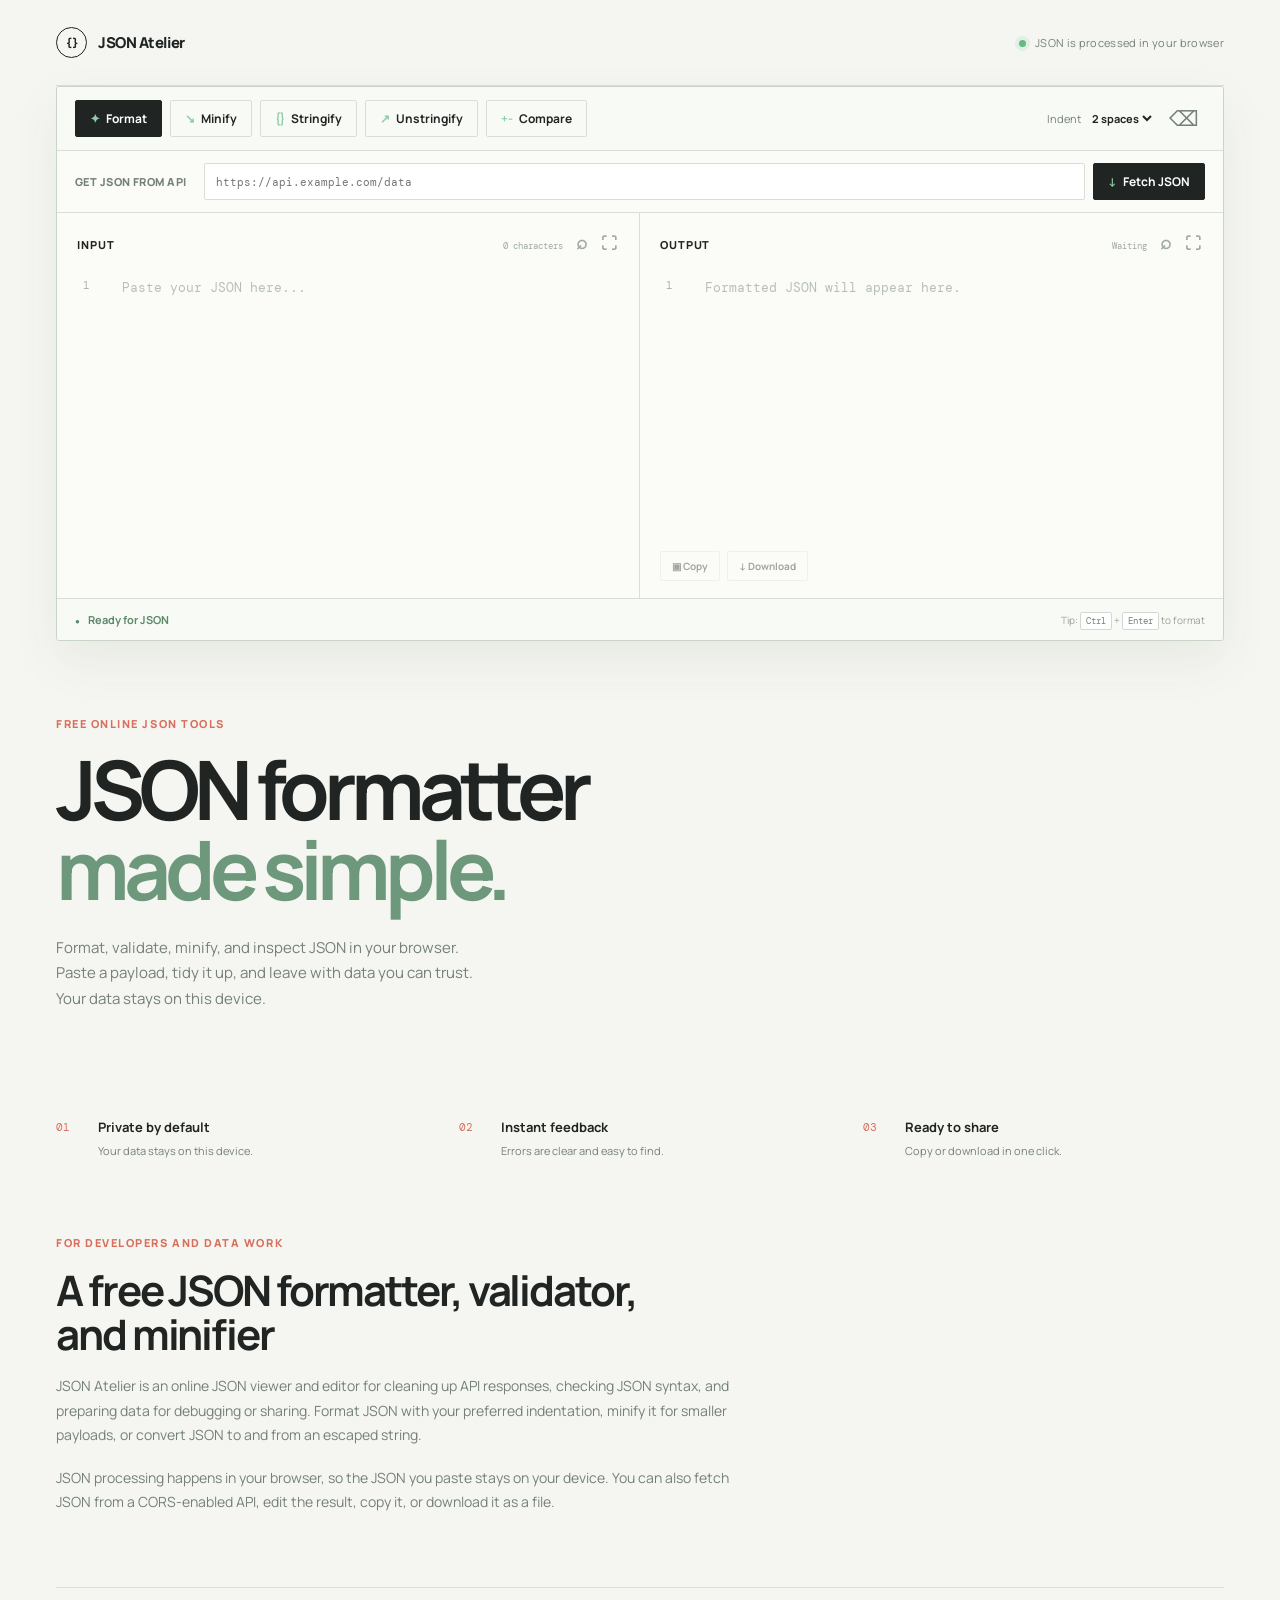
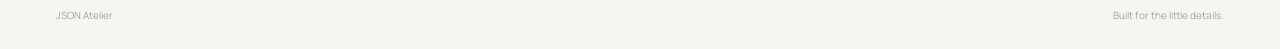
<file: index.html>
<!doctype html>
<html lang="en">
<head>
  <meta charset="UTF-8">
  <meta name="viewport" content="width=device-width, initial-scale=1.0">
  <meta name="description" content="Free online JSON formatter, validator, minifier, and viewer. Format, validate, stringify, unstringify, and download JSON securely in your browser.">
  <meta name="author" content="Souvik Datta">
  <meta name="robots" content="index, follow, max-image-preview:large">
  <meta name="theme-color" content="#f5f6f1">
  <link rel="canonical" href="https://souvik-datta.github.io/json-love/">
  <meta property="og:type" content="website">
  <meta property="og:url" content="https://souvik-datta.github.io/json-love/">
  <meta property="og:title" content="Free JSON Formatter, Validator & Minifier | JSON Atelier">
  <meta property="og:description" content="Format, validate, minify, stringify, and download JSON directly in your browser. Your data stays on your device.">
  <meta property="og:site_name" content="JSON Atelier">
  <meta name="twitter:card" content="summary">
  <meta name="twitter:title" content="Free JSON Formatter, Validator & Minifier | JSON Atelier">
  <meta name="twitter:description" content="A private, browser-based tool to format, validate, minify, and work with JSON.">
  <title>Free JSON Formatter, Validator & Minifier | JSON Atelier</title>
  <script type="application/ld+json">
    {
      "@context": "https://schema.org",
      "@type": "WebApplication",
      "name": "JSON Atelier",
      "url": "https://souvik-datta.github.io/json-love/",
      "description": "Free online JSON formatter, validator, minifier, and viewer that runs in your browser.",
      "applicationCategory": "DeveloperApplication",
      "operatingSystem": "Any",
      "browserRequirements": "Requires JavaScript",
      "offers": {
        "@type": "Offer",
        "price": "0",
        "priceCurrency": "USD"
      },
      "featureList": [
        "Format and validate JSON",
        "Minify JSON",
        "Stringify and unstringify JSON",
        "Download formatted JSON"
      ]
    }
  </script>
  <link rel="preconnect" href="https://fonts.googleapis.com">
  <link rel="preconnect" href="https://fonts.gstatic.com" crossorigin>
  <link href="https://fonts.googleapis.com/css2?family=DM+Mono:wght@400;500&family=Manrope:wght@400;500;600;700;800&display=swap" rel="stylesheet">
  <link rel="stylesheet" href="styles.css">
</head>
<body>
  <div class="site-shell">
    <header class="topbar">
      <a class="brand" href="./" aria-label="JSON Atelier home">
        <span class="brand-mark" aria-hidden="true">{ }</span>
        <span>JSON Atelier</span>
      </a>
      <div class="topbar-note"><span class="status-dot"></span> JSON is processed in your browser</div>
    </header>

    <main>
      <section class="workspace" aria-label="JSON formatting workspace">
        <div class="toolbar">
          <div class="toolbar-group">
            <button class="tool-button" id="formatButton" type="button"><span aria-hidden="true">✦</span> Format</button>
            <button class="tool-button secondary" id="minifyButton" type="button"><span aria-hidden="true">↘</span> Minify</button>
            <button class="tool-button secondary" id="stringifyButton" type="button"><span aria-hidden="true">{}</span> Stringify</button>
            <button class="tool-button secondary" id="unstringifyButton" type="button"><span aria-hidden="true">↗</span> Unstringify</button>
            <button class="tool-button secondary" id="diffButton" type="button"><span aria-hidden="true">+-</span> Compare</button>
          </div>
          <div class="toolbar-group toolbar-right">
            <label class="indent-control" for="indentSelect">Indent
              <select id="indentSelect">
                <option value="2">2 spaces</option>
                <option value="4">4 spaces</option>
                <option value="tab">Tab</option>
              </select>
            </label>
            <button class="icon-button" id="clearButton" type="button" title="Clear editor" aria-label="Clear editor">⌫</button>
          </div>
        </div>

        <div class="api-bar">
          <label for="apiUrl">Get JSON from API</label>
          <div class="api-controls">
            <input id="apiUrl" type="url" placeholder="https://api.example.com/data" autocomplete="url" spellcheck="false">
            <button class="tool-button api-button" id="fetchButton" type="button"><span aria-hidden="true">↓</span> Fetch JSON</button>
          </div>
        </div>

        <div class="editor-grid">
          <div class="editor-pane input-pane" id="inputPane">
            <div class="pane-heading"><span>Input</span><span class="pane-tools"><span class="pane-meta" id="inputMeta">0 characters</span><button class="pane-search-toggle" type="button" title="Search input" aria-label="Search input" aria-expanded="false" aria-controls="inputSearch">⌕</button><button class="pane-expand" type="button" title="Enlarge input editor" aria-label="Enlarge input editor" aria-expanded="false">⛶</button></span></div>
            <div class="pane-search" id="inputSearch" hidden>
              <input class="find-input" type="search" placeholder="Find in input" autocomplete="off" spellcheck="false" aria-label="Find in input">
              <input class="replace-input" type="text" placeholder="Replace with" autocomplete="off" spellcheck="false" aria-label="Replace in input">
              <div class="search-actions">
                <button class="small-button find-next" type="button">Find next</button>
                <button class="small-button replace-current" type="button">Replace</button>
                <button class="small-button replace-all" type="button">Replace all</button>
              </div>
            </div>
            <div class="drop-hint" id="dropHint">Drop a JSON file here</div>
            <div class="code-area">
              <div class="diff-layer" id="inputDiffLayer" aria-hidden="true"></div>
              <div class="line-numbers" id="inputLineNumbers" aria-hidden="true">1</div>
              <textarea id="jsonInput" spellcheck="false" autocapitalize="off" autocomplete="off" placeholder="Paste your JSON here..." aria-label="JSON input"></textarea>
            </div>
          </div>
          <div class="editor-pane output-pane">
            <div class="pane-heading"><span>Output</span><span class="pane-tools"><span class="pane-meta" id="outputMeta">Waiting</span><button class="pane-search-toggle" type="button" title="Search output" aria-label="Search output" aria-expanded="false" aria-controls="outputSearch">⌕</button><button class="pane-expand" type="button" title="Enlarge output editor" aria-label="Enlarge output editor" aria-expanded="false">⛶</button></span></div>
            <div class="pane-search" id="outputSearch" hidden>
              <input class="find-input" type="search" placeholder="Find in output" autocomplete="off" spellcheck="false" aria-label="Find in output">
              <input class="replace-input" type="text" placeholder="Replace with" autocomplete="off" spellcheck="false" aria-label="Replace in output">
              <div class="search-actions">
                <button class="small-button find-next" type="button">Find next</button>
                <button class="small-button replace-current" type="button">Replace</button>
                <button class="small-button replace-all" type="button">Replace all</button>
              </div>
            </div>
            <div class="code-area">
              <div class="diff-layer" id="outputDiffLayer" aria-hidden="true"></div>
              <div class="line-numbers" id="outputLineNumbers" aria-hidden="true">1</div>
              <textarea id="jsonOutput" aria-live="polite" spellcheck="false" autocapitalize="off" autocomplete="off" aria-label="Editable JSON output" placeholder="Formatted JSON will appear here."></textarea>
            </div>
            <div class="output-actions">
              <button class="small-button" id="copyButton" type="button" disabled><span aria-hidden="true">▣</span> Copy</button>
              <button class="small-button" id="downloadButton" type="button" disabled><span aria-hidden="true">↓</span> Download</button>
            </div>
          </div>
        </div>

        <div class="workspace-footer">
          <div class="validation-message" id="validationMessage"><span class="message-icon">●</span> Ready for JSON</div>
          <div class="shortcut-hint">Tip: <kbd>Ctrl</kbd> <span>+</span> <kbd>Enter</kbd> to format</div>
        </div>
        <div class="diff-panel" id="diffPanel" hidden>
          <div class="diff-heading"><span>JSON differences</span><button class="icon-button" id="closeDiffButton" type="button" title="Close differences" aria-label="Close differences">×</button></div>
          <pre class="diff-output" id="diffOutput" aria-live="polite"></pre>
        </div>
      </section>

      <section class="intro">
        <p class="eyebrow">Free online JSON tools</p>
        <h1>JSON formatter<br><em>made simple.</em></h1>
        <p class="intro-copy">Format, validate, minify, and inspect JSON in your browser. Paste a payload, tidy it up, and leave with data you can trust. Your data stays on this device.</p>
      </section>

      <section class="feature-strip" aria-label="Features">
        <div><span class="feature-number">01</span><strong>Private by default</strong><p>Your data stays on this device.</p></div>
        <div><span class="feature-number">02</span><strong>Instant feedback</strong><p>Errors are clear and easy to find.</p></div>
        <div><span class="feature-number">03</span><strong>Ready to share</strong><p>Copy or download in one click.</p></div>
      </section>

      <section class="seo-copy" aria-labelledby="json-tools-heading">
        <p class="eyebrow">For developers and data work</p>
        <h2 id="json-tools-heading">A free JSON formatter, validator, and minifier</h2>
        <p>JSON Atelier is an online JSON viewer and editor for cleaning up API responses, checking JSON syntax, and preparing data for debugging or sharing. Format JSON with your preferred indentation, minify it for smaller payloads, or convert JSON to and from an escaped string.</p>
        <p>JSON processing happens in your browser, so the JSON you paste stays on your device. You can also fetch JSON from a CORS-enabled API, edit the result, copy it, or download it as a file.</p>
      </section>
    </main>

    <footer><span>JSON Atelier</span><span>Built for the little details.</span></footer>
  </div>
  <script src="app.js"></script>
</body>
</html>
</file>
<file: styles.css>
:root {
  --ink: #202523;
  --muted: #748078;
  --line: #d9dfd7;
  --paper: #f5f6f1;
  --panel: #fbfcf8;
  --mint: #d9eddf;
  --mint-strong: #8fcca7;
  --coral: #d96e5c;
  --mono: "DM Mono", monospace;
  --sans: "Manrope", sans-serif;
}

* { box-sizing: border-box; }
body { margin: 0; background: var(--paper); color: var(--ink); font-family: var(--sans); }
button, select, textarea { font: inherit; }
button { cursor: pointer; }
.site-shell { max-width: 1240px; margin: 0 auto; padding: 0 36px; }
.topbar { height: 86px; display: flex; justify-content: space-between; align-items: center; border-bottom: 1px solid var(--line); }
.brand { display: flex; align-items: center; gap: 11px; color: var(--ink); font-size: 15px; font-weight: 800; letter-spacing: -.03em; text-decoration: none; }
.brand-mark { display: grid; place-items: center; width: 31px; height: 31px; border: 1px solid var(--ink); border-radius: 50%; font-family: var(--mono); font-size: 10px; letter-spacing: -3px; padding-right: 3px; }
.topbar-note { color: var(--muted); font-size: 11px; letter-spacing: .03em; }
.status-dot { display: inline-block; width: 7px; height: 7px; margin-right: 7px; border-radius: 50%; background: #65b982; box-shadow: 0 0 0 4px #e1f0e4; }
.intro { padding: 75px 0 45px; }
.eyebrow { margin: 0 0 18px; color: var(--coral); font-size: 11px; font-weight: 800; letter-spacing: .14em; text-transform: uppercase; }
h1 { margin: 0; font-size: clamp(46px, 7vw, 82px); font-weight: 700; letter-spacing: -.075em; line-height: .98; }
h1 em { color: #6d987c; font-style: normal; }
.intro-copy { max-width: 425px; margin: 25px 0 0; color: var(--muted); font-size: 15px; line-height: 1.7; }
.workspace { overflow: hidden; border: 1px solid #cbd4c9; border-radius: 3px; background: var(--panel); box-shadow: 0 20px 50px rgba(57, 77, 62, .07); animation: rise .65s ease both; }
.toolbar, .workspace-footer { display: flex; justify-content: space-between; align-items: center; padding: 13px 18px; }
.toolbar { border-bottom: 1px solid var(--line); background: #f8faf5; }
.toolbar-group { display: flex; align-items: center; gap: 8px; }
.toolbar-group:first-child { flex-wrap: wrap; }
.api-bar { display: flex; align-items: center; gap: 18px; padding: 12px 18px; border-bottom: 1px solid var(--line); background: #fbfcf8; }
.api-bar label { flex: 0 0 auto; color: var(--muted); font-size: 11px; font-weight: 800; letter-spacing: .04em; text-transform: uppercase; }
.api-controls { display: flex; flex: 1; gap: 8px; min-width: 0; }
.api-controls input { min-width: 0; flex: 1; border: 1px solid var(--line); border-radius: 2px; padding: 9px 11px; outline: none; background: white; color: var(--ink); font-family: var(--mono); font-size: 11px; }
.api-controls input:focus { border-color: var(--mint-strong); box-shadow: 0 0 0 3px rgba(143, 204, 167, .18); }
.api-button { flex: 0 0 auto; padding: 9px 12px; }
.tool-button, .small-button { border: 1px solid var(--ink); border-radius: 2px; background: var(--ink); color: white; padding: 9px 14px; font-size: 12px; font-weight: 700; transition: transform .18s, background .18s; }
.tool-button:hover, .small-button:hover:not(:disabled) { background: #476052; transform: translateY(-1px); }
.tool-button.secondary { border-color: var(--line); background: transparent; color: var(--ink); }
.tool-button span { color: var(--mint-strong); margin-right: 4px; }
.indent-control { color: var(--muted); font-size: 11px; }
select { margin-left: 5px; border: 0; background: transparent; color: var(--ink); font-size: 11px; font-weight: 700; outline: none; }
.icon-button { border: 0; background: transparent; color: var(--muted); font-size: 21px; line-height: 1; }
.icon-button:hover { color: var(--coral); }
.editor-grid { display: grid; grid-template-columns: 1fr 1fr; min-height: 385px; }
.editor-pane { display: flex; flex-direction: column; min-width: 0; }
.input-pane { border-right: 1px solid var(--line); }
.pane-heading { display: flex; align-items: baseline; justify-content: space-between; padding: 18px 20px 12px; color: var(--ink); font-size: 11px; font-weight: 800; letter-spacing: .08em; text-transform: uppercase; }
.pane-tools { display: flex; align-items: baseline; gap: 8px; }
.pane-meta { color: #a0aaa0; font-family: var(--mono); font-size: 9px; font-weight: 400; letter-spacing: 0; line-height: 1; text-transform: none; }
.pane-search-toggle { display: inline-grid; place-items: center; width: 20px; height: 22px; border: 0; padding: 0; appearance: none; background: transparent; color: #a0aaa0; font-size: 19px; line-height: 1; }
.pane-search-toggle:hover, .pane-search-toggle:focus-visible { color: var(--coral); }
.pane-expand { display: inline-grid; place-items: center; width: 20px; height: 22px; border: 0; padding: 0; appearance: none; background: transparent; color: #a0aaa0; font-size: 16px; line-height: 1; }
.pane-expand:hover, .pane-expand:focus-visible { color: var(--coral); }
.pane-search { display: flex; flex-direction: column; align-items: stretch; gap: 7px; padding: 0 20px 12px; }
.pane-search[hidden] { display: none; }
.pane-search input { min-width: 0; width: 100%; border: 1px solid var(--line); border-radius: 2px; padding: 7px 9px; outline: none; background: white; color: var(--ink); font-family: var(--mono); font-size: 10px; }
.pane-search input:focus { border-color: var(--mint-strong); box-shadow: 0 0 0 3px rgba(143, 204, 167, .18); }
.search-actions { display: flex; gap: 7px; }
.search-actions .small-button { flex: 1; padding: 7px 8px; }
.drop-hint { display: none; position: absolute; inset: 0; place-items: center; border: 2px dashed var(--mint-strong); background: rgba(232, 247, 236, .92); color: #4d8060; font-size: 12px; font-weight: 800; pointer-events: none; }
.input-pane { position: relative; }
.input-pane.is-dragging .drop-hint { display: grid; }
textarea, pre { position: relative; z-index: 1; flex: 1; width: 100%; margin: 0; padding: 10px 20px 24px; border: 0; outline: 0; background: transparent; color: #3d4d42; font-family: var(--mono); font-size: 13px; line-height: 1.8; resize: none; white-space: pre-wrap; overflow: auto; }
textarea::placeholder { color: #b7c0b8; }
textarea::selection { background: #f2b5a9; color: var(--ink); }
.input-pane.has-error { background: #fff9f7; }
.input-pane.has-error .pane-heading { color: var(--coral); }
.code-area { position: relative; display: flex; flex: 1; min-height: 0; overflow: hidden; }
.diff-layer { position: absolute; inset: 0; z-index: 0; padding: 10px 20px 24px 65px; pointer-events: none; font-family: var(--mono); font-size: 13px; line-height: 1.8; }
.diff-line { height: 1.8em; border-radius: 2px; }
.diff-line.removed { background: rgba(241, 170, 160, .42); }
.diff-line.added { background: rgba(169, 222, 182, .42); }
.diff-line.changed { background: rgba(166, 204, 235, .42); }
.line-numbers { flex: 0 0 45px; padding: 10px 12px 24px 0; color: #a9b4aa; font-family: var(--mono); font-size: 11px; line-height: 1.8; text-align: right; user-select: none; white-space: pre; overflow: hidden; }
pre { color: #456951; }
.output-pane { position: relative; }
.editor-pane.is-expanded { position: fixed; inset: 0; z-index: 100; width: 100vw; height: 100vh; min-height: 100vh; border: 0; background: var(--panel); }
.editor-pane.is-expanded .code-area { min-height: 0; }
.workspace.editor-expanded { transform: none; animation: none; }
body.editor-expanded { overflow: hidden; }
.output-actions { display: flex; gap: 7px; padding: 14px 20px 17px; }
.small-button { padding: 7px 11px; border-color: var(--line); background: transparent; color: var(--ink); font-size: 10px; }
.small-button:disabled { cursor: not-allowed; opacity: .4; }
.workspace-footer { border-top: 1px solid var(--line); background: #f8faf5; }
.diff-panel { border-top: 1px solid var(--line); background: #f8faf5; }
.diff-panel[hidden] { display: none; }
.diff-heading { display: flex; align-items: center; justify-content: space-between; padding: 12px 20px 0; color: var(--ink); font-size: 10px; font-weight: 800; letter-spacing: .08em; text-transform: uppercase; }
.diff-output { min-height: 52px; margin: 0; padding: 10px 20px 16px; color: var(--muted); font-family: var(--mono); font-size: 11px; line-height: 1.7; white-space: pre-wrap; }
.validation-message { color: #5d896a; font-size: 11px; font-weight: 700; }
.message-icon { margin-right: 6px; font-size: 8px; }
.validation-message.error { color: var(--coral); }
.shortcut-hint { color: #98a298; font-size: 10px; }
kbd { padding: 2px 5px; border: 1px solid #d2d9d1; border-radius: 2px; background: white; color: var(--muted); font-family: var(--mono); font-size: 9px; }
.feature-strip { display: grid; grid-template-columns: repeat(3, 1fr); gap: 42px; padding: 62px 0 77px; }
.feature-strip > div { position: relative; padding-left: 42px; }
.feature-number { position: absolute; top: 2px; left: 0; color: var(--coral); font-family: var(--mono); font-size: 11px; }
.feature-strip strong { display: block; font-size: 13px; }
.feature-strip p { margin: 7px 0 0; color: var(--muted); font-size: 11px; }
footer { display: flex; justify-content: space-between; padding: 20px 0 27px; border-top: 1px solid var(--line); color: #9da79e; font-size: 10px; }
.seo-copy { max-width: 760px; padding: 0 0 72px; }
.seo-copy h2 { max-width: 620px; margin: 0; font-size: clamp(26px, 4vw, 42px); letter-spacing: -.05em; line-height: 1.05; }
.seo-copy p:not(.eyebrow) { max-width: 680px; margin: 18px 0 0; color: var(--muted); font-size: 14px; line-height: 1.75; }
@keyframes rise { from { opacity: 0; transform: translateY(12px); } to { opacity: 1; transform: translateY(0); } }
@media (max-width: 700px) {
  .site-shell { padding: 0 18px; }
  .topbar { height: 70px; }
  .topbar-note { display: none; }
  .intro { padding: 57px 0 36px; }
  h1 { font-size: 56px; }
  .toolbar { align-items: flex-start; gap: 12px; }
  .toolbar-right { align-items: flex-end; flex-direction: column-reverse; gap: 13px; }
  .search-actions { flex-wrap: wrap; }
  .api-bar { align-items: stretch; flex-direction: column; gap: 8px; }
  .api-controls { flex-direction: column; }
  .editor-grid { grid-template-columns: 1fr; }
  .input-pane { min-height: 270px; border-right: 0; border-bottom: 1px solid var(--line); }
  .output-pane { min-height: 300px; }
  .workspace-footer { align-items: flex-start; gap: 10px; flex-direction: column; }
  .feature-strip { grid-template-columns: 1fr; gap: 25px; padding: 47px 0 58px; }
}
</file>
